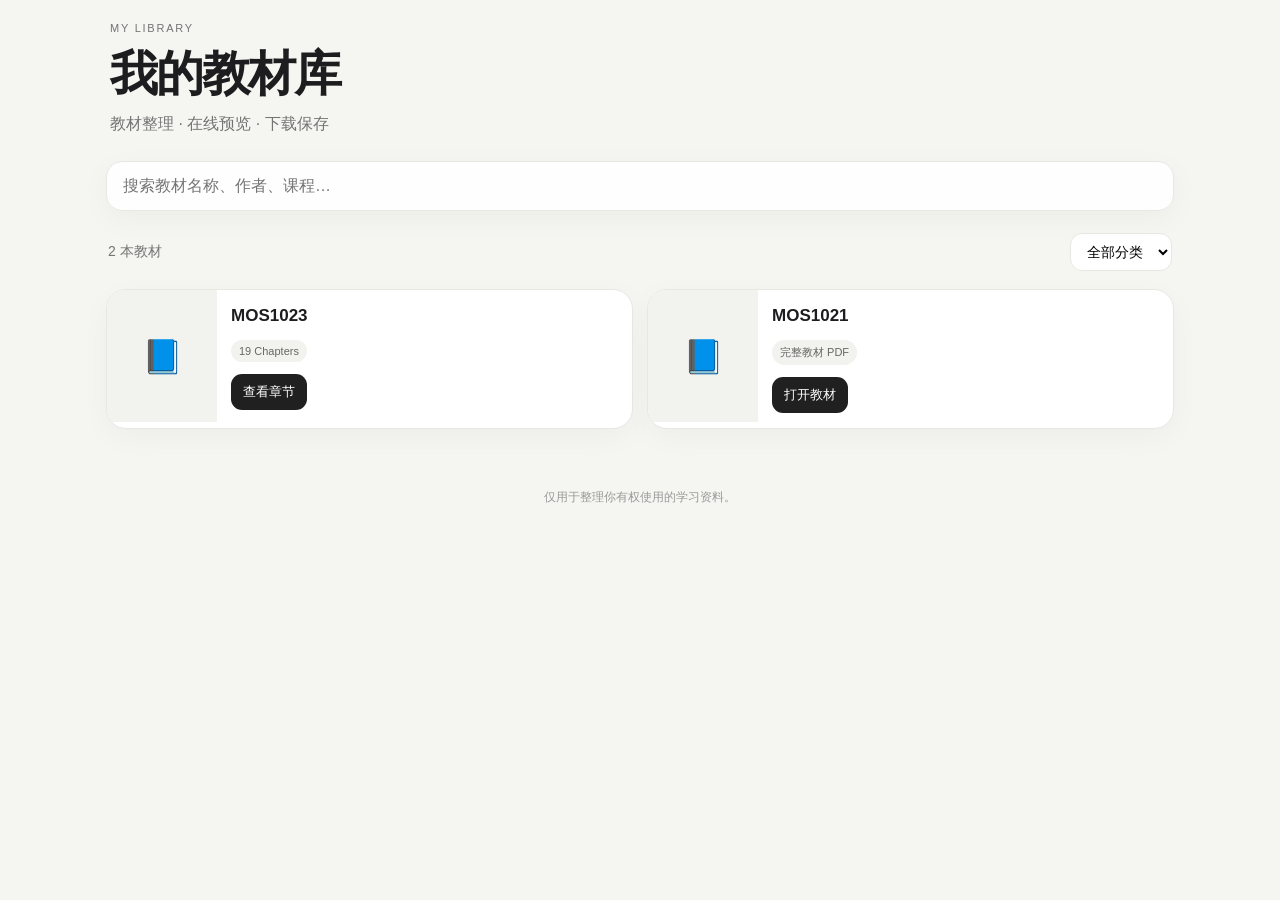
<file: index.html>
<!DOCTYPE html>
<html lang="zh-CN">
<head>
  <meta charset="UTF-8" />
  <meta name="viewport" content="width=device-width, initial-scale=1.0, viewport-fit=cover" />
  <meta name="theme-color" content="#f5f5f2" />
  <title>我的教材库</title>
  <link rel="stylesheet" href="style.css" />
</head>
<body>
  <header class="topbar">
    <div>
      <div class="eyebrow">MY LIBRARY</div>
      <h1>我的教材库</h1>
      <p>教材整理 · 在线预览 · 下载保存</p>
    </div>
  </header>

  <main>
    <section class="search-wrap">
      <input id="searchInput" type="search" placeholder="搜索教材名称、作者、课程…" autocomplete="off">
    </section>

    <section class="toolbar">
      <div id="bookCount">0 本教材</div>
      <select id="categoryFilter" aria-label="分类筛选">
        <option value="all">全部分类</option>
      </select>
    </section>

    <section id="bookGrid" class="book-grid"></section>

    <div id="emptyState" class="empty hidden">
      没有找到符合条件的教材。
    </div>
  </main>

  <footer>
    <p>仅用于整理你有权使用的学习资料。</p>
  </footer>

  <script src="books.js"></script>
  <script src="app.js"></script>
</body>
</html>
</file>
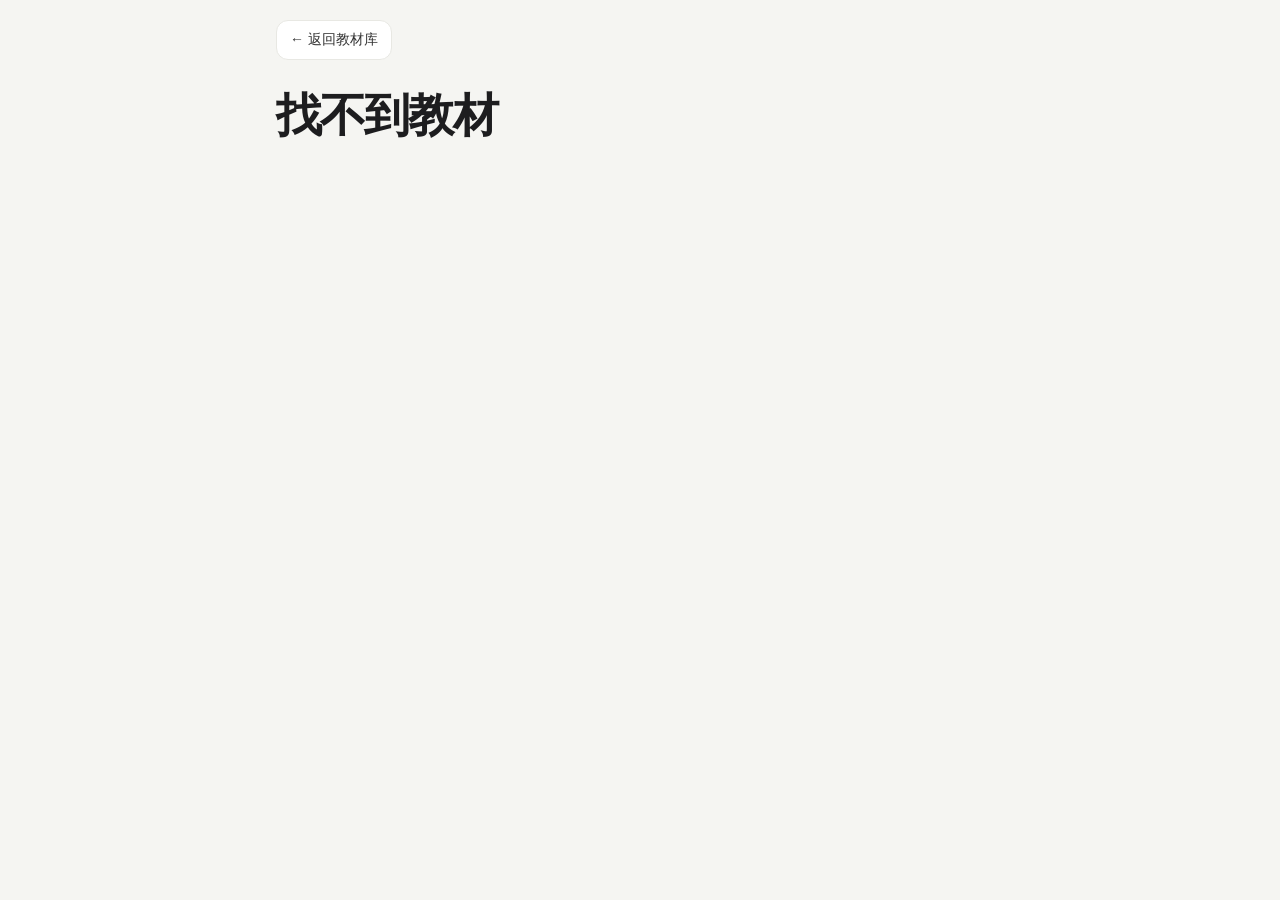
<file: book.html>
<!DOCTYPE html>

<html lang="zh-CN">

<head>

<meta charset="UTF-8">

<meta
  name="viewport"
  content="width=device-width, initial-scale=1.0, viewport-fit=cover"
>

<title>教材</title>

<link
  rel="stylesheet"
  href="style.css"
>

<style>

body {
  background: #f5f5f2;
}

.book-page {

  max-width: 760px;

  margin: auto;

  padding:

    calc(
      20px +
      env(safe-area-inset-top)
    )

    16px

    50px;

}

.back {

  display: inline-block;

  text-decoration: none;

  color: #333;

  background: white;

  border:

    1px solid

    #e8e8e3;

  border-radius: 12px;

  padding:

    10px

    13px;

  font-size: 14px;

  margin-bottom: 25px;

}

.book-title {

  font-size:

    clamp(
      30px,
      9vw,
      46px
    );

  margin:

    0

    0

    8px;

}

.book-meta {

  color: #777;

  margin-bottom: 28px;

}

.chapter-list {

  display: flex;

  flex-direction: column;

  gap: 10px;

}

.chapter {

  background: white;

  border:

    1px solid

    #e8e8e3;

  border-radius: 17px;

  padding: 14px;

  text-decoration: none;

  color: #1d1d1f;

  display: flex;

  align-items: center;

  gap: 13px;

  box-shadow:

    0

    5px

    20px

    rgba(0,0,0,.025);

}

.number {

  width: 42px;

  height: 42px;

  flex-shrink: 0;

  border-radius: 12px;

  display: flex;

  align-items: center;

  justify-content: center;

  background: #f0f0ed;

  font-size: 13px;

  font-weight: bold;

}

.chapter-title {

  flex: 1;

  font-size: 16px;

  font-weight: 600;

}

.arrow {

  font-size: 25px;

  color: #aaa;

}

</style>

</head>


<body>


<main class="book-page">


<a
  href="index.html"
  class="back"
>

← 返回教材库

</a>


<h1
  id="bookTitle"
  class="book-title"
>
</h1>


<div
  id="bookMeta"
  class="book-meta"
>
</div>


<div
  id="chapterList"
  class="chapter-list"
>
</div>


</main>


<script src="books.js"></script>


<script>

const params =
  new URLSearchParams(
    window.location.search
  );


const bookId =
  params.get("id");


const book =
  BOOKS.find(
    item =>
      item.id === bookId
  );


const titleElement =
  document.getElementById(
    "bookTitle"
  );


const metaElement =
  document.getElementById(
    "bookMeta"
  );


const chapterList =
  document.getElementById(
    "chapterList"
  );


if (!book) {

  titleElement.textContent =
    "找不到教材";

}

else {

  document.title =
    book.title;


  titleElement.textContent =
    book.title;


  metaElement.textContent =
    `${book.chapters.length} Chapters`;


  chapterList.innerHTML =
    book.chapters
      .map(
        (chapter, index) => {

          const viewerUrl =

            "viewer.html" +

            "?file=" +

            encodeURIComponent(
              chapter.file
            )

            +

            "&title=" +

            encodeURIComponent(

              book.title

              +

              " · "

              +

              chapter.title

            );


          return `

            <a
              class="chapter"
              href="${viewerUrl}"
            >

              <div class="number">

                ${index + 1}

              </div>


              <div class="chapter-title">

                ${chapter.title}

              </div>


              <div class="arrow">

                ›

              </div>

            </a>

          `;

        }
      )
      .join("");

}

</script>


</body>

</html>
</file>
<file: style.css>
* {
  box-sizing: border-box;
}

:root {
  --bg: #f5f5f2;
  --card: #ffffff;
  --text: #1d1d1f;
  --muted: #747474;
  --line: #e8e8e3;
  --accent: #202020;
  --radius: 20px;
}

html {
  -webkit-text-size-adjust: 100%;
}

body {
  margin: 0;
  font-family: -apple-system, BlinkMacSystemFont, "Segoe UI", "PingFang SC",
    "Hiragino Sans GB", "Microsoft YaHei", sans-serif;
  background: var(--bg);
  color: var(--text);
}

.topbar {
  padding: calc(22px + env(safe-area-inset-top)) 20px 18px;
  max-width: 1100px;
  margin: 0 auto;
}

.eyebrow {
  font-size: 11px;
  letter-spacing: .16em;
  color: var(--muted);
  margin-bottom: 8px;
}

h1 {
  margin: 0;
  font-size: clamp(30px, 9vw, 48px);
  letter-spacing: -0.04em;
}

.topbar p {
  color: var(--muted);
  margin: 8px 0 0;
}

main {
  max-width: 1100px;
  margin: 0 auto;
  padding: 0 16px 48px;
}

.search-wrap {
  position: sticky;
  top: 0;
  z-index: 10;
  padding: 8px 0 12px;
  background: linear-gradient(var(--bg) 75%, rgba(245,245,242,0));
}

#searchInput {
  width: 100%;
  border: 1px solid var(--line);
  background: rgba(255,255,255,.92);
  border-radius: 16px;
  padding: 15px 16px;
  font-size: 16px;
  outline: none;
  box-shadow: 0 8px 30px rgba(0,0,0,.04);
}

#searchInput:focus {
  border-color: #bcbcb5;
}

.toolbar {
  display: flex;
  align-items: center;
  justify-content: space-between;
  gap: 12px;
  margin: 10px 2px 18px;
  color: var(--muted);
  font-size: 14px;
}

#categoryFilter {
  border: 1px solid var(--line);
  border-radius: 12px;
  background: #fff;
  padding: 9px 12px;
  font-size: 14px;
}

.book-grid {
  display: grid;
  grid-template-columns: 1fr;
  gap: 14px;
}

.book-card {
  background: var(--card);
  border: 1px solid var(--line);
  border-radius: var(--radius);
  overflow: hidden;
  display: grid;
  grid-template-columns: 92px 1fr;
  min-height: 132px;
  box-shadow: 0 8px 30px rgba(0,0,0,.035);
}

.book-cover {
  width: 92px;
  height: 132px;
  object-fit: cover;
  background: #f2f2ef;
}

.cover-placeholder {
  display: flex;
  align-items: center;
  justify-content: center;
  font-size: 33px;
}

.book-info {
  padding: 15px 14px;
  min-width: 0;
}

.book-info h2 {
  font-size: 17px;
  margin: 0 0 6px;
  line-height: 1.35;
}

.meta {
  color: var(--muted);
  font-size: 13px;
  line-height: 1.6;
  margin-bottom: 12px;
}

.tags {
  display: flex;
  flex-wrap: wrap;
  gap: 6px;
  margin-bottom: 12px;
}

.tag {
  font-size: 11px;
  background: #f2f2ef;
  border-radius: 999px;
  padding: 5px 8px;
  color: #666;
}

.actions {
  display: flex;
  flex-wrap: wrap;
  gap: 8px;
}

.btn {
  appearance: none;
  border: 0;
  border-radius: 11px;
  text-decoration: none;
  font-size: 13px;
  padding: 9px 12px;
  cursor: pointer;
}

.btn-primary {
  background: var(--accent);
  color: white;
}

.btn-secondary {
  background: #f0f0ed;
  color: var(--text);
}

.empty {
  text-align: center;
  color: var(--muted);
  padding: 60px 20px;
}

.hidden {
  display: none !important;
}

footer {
  color: #999;
  text-align: center;
  font-size: 12px;
  padding: 0 20px calc(24px + env(safe-area-inset-bottom));
}

@media (min-width: 700px) {
  .book-grid {
    grid-template-columns: repeat(2, minmax(0, 1fr));
  }

  .book-card {
    grid-template-columns: 110px 1fr;
  }

  .book-cover {
    width: 110px;
  }
}
</file>
